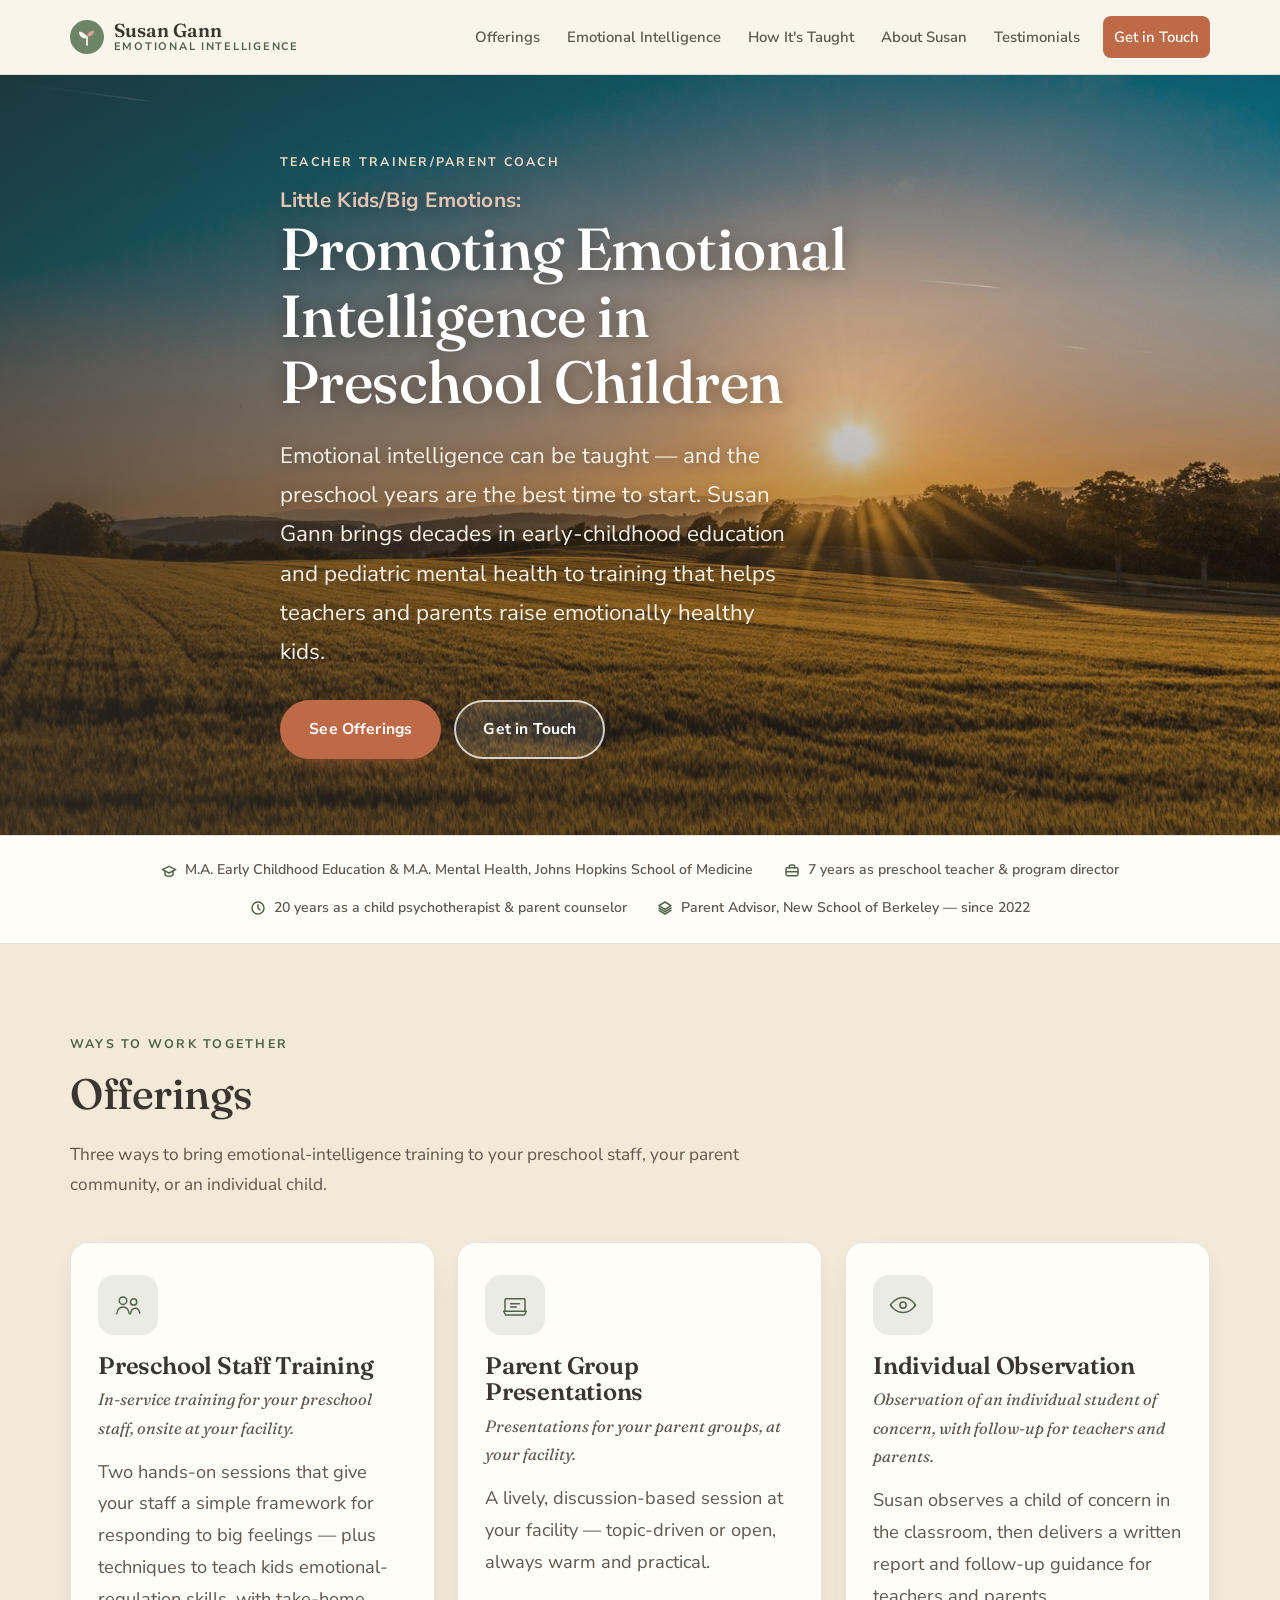
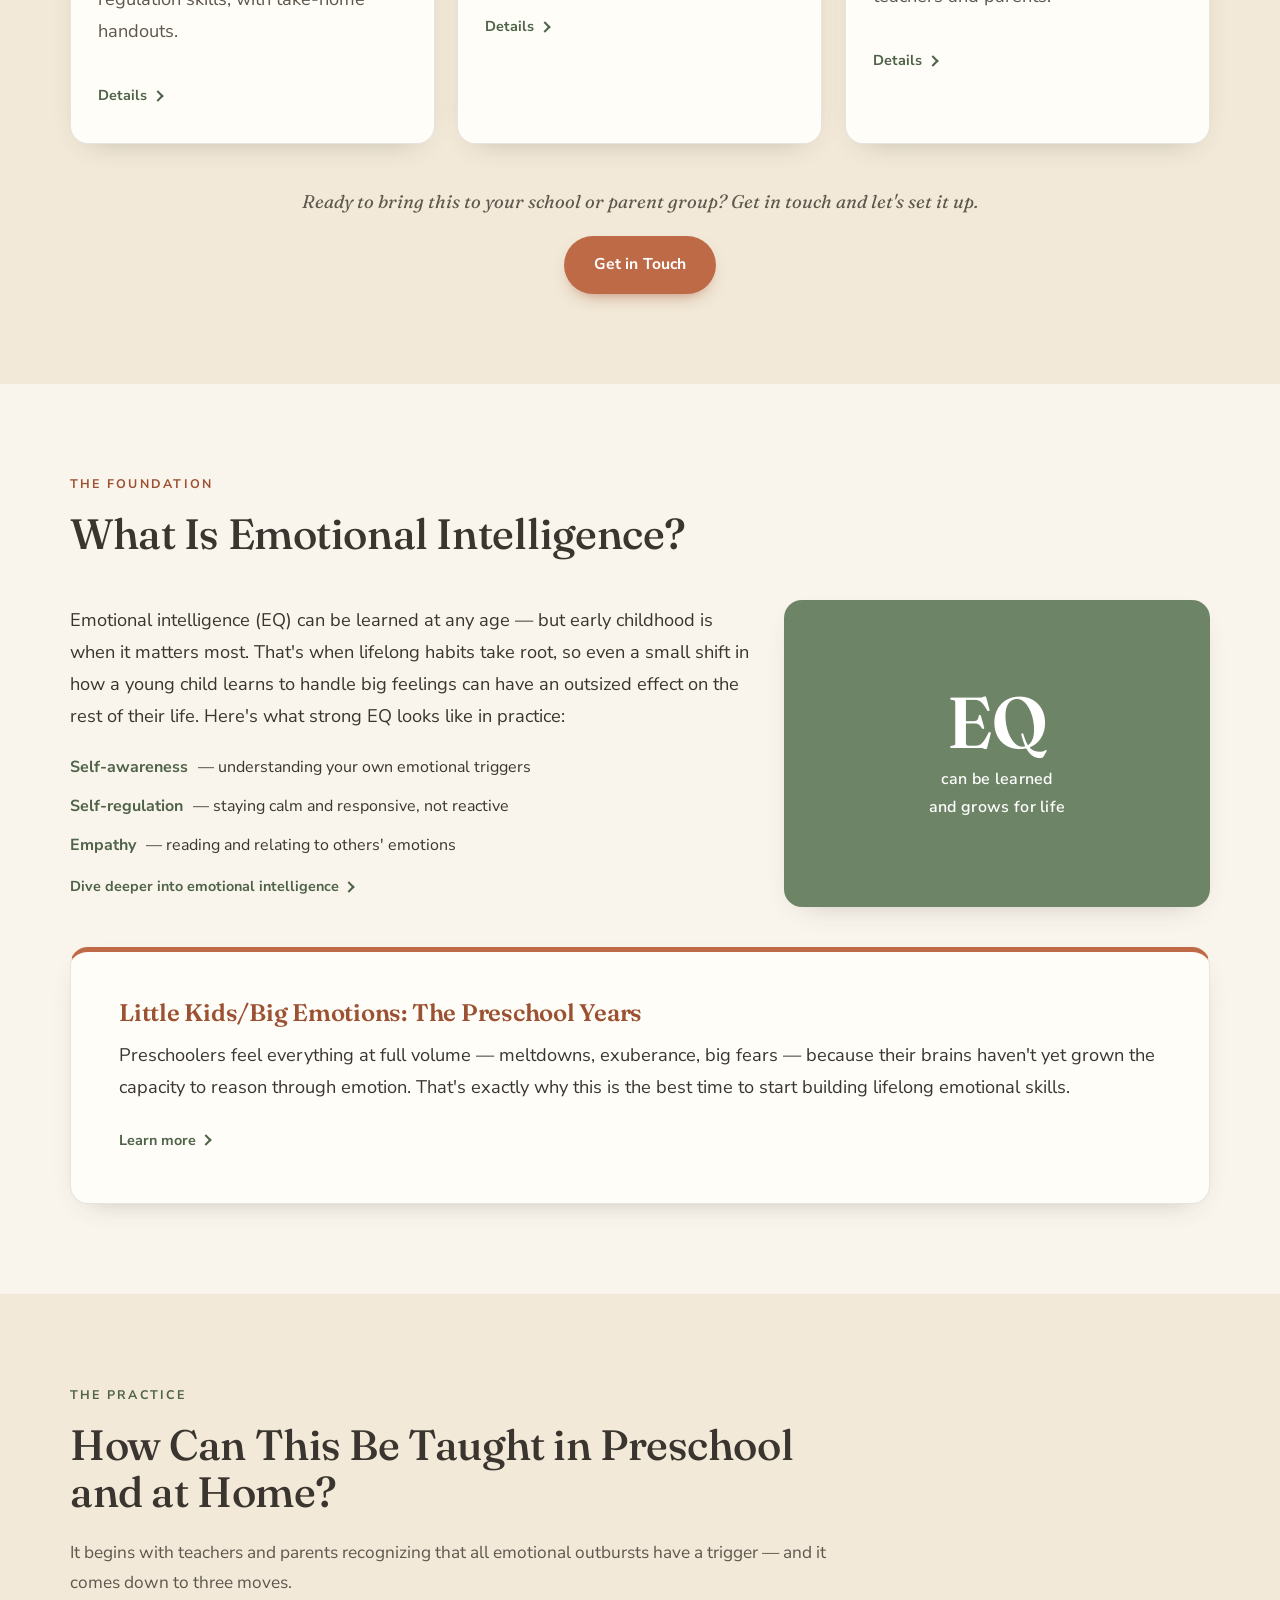
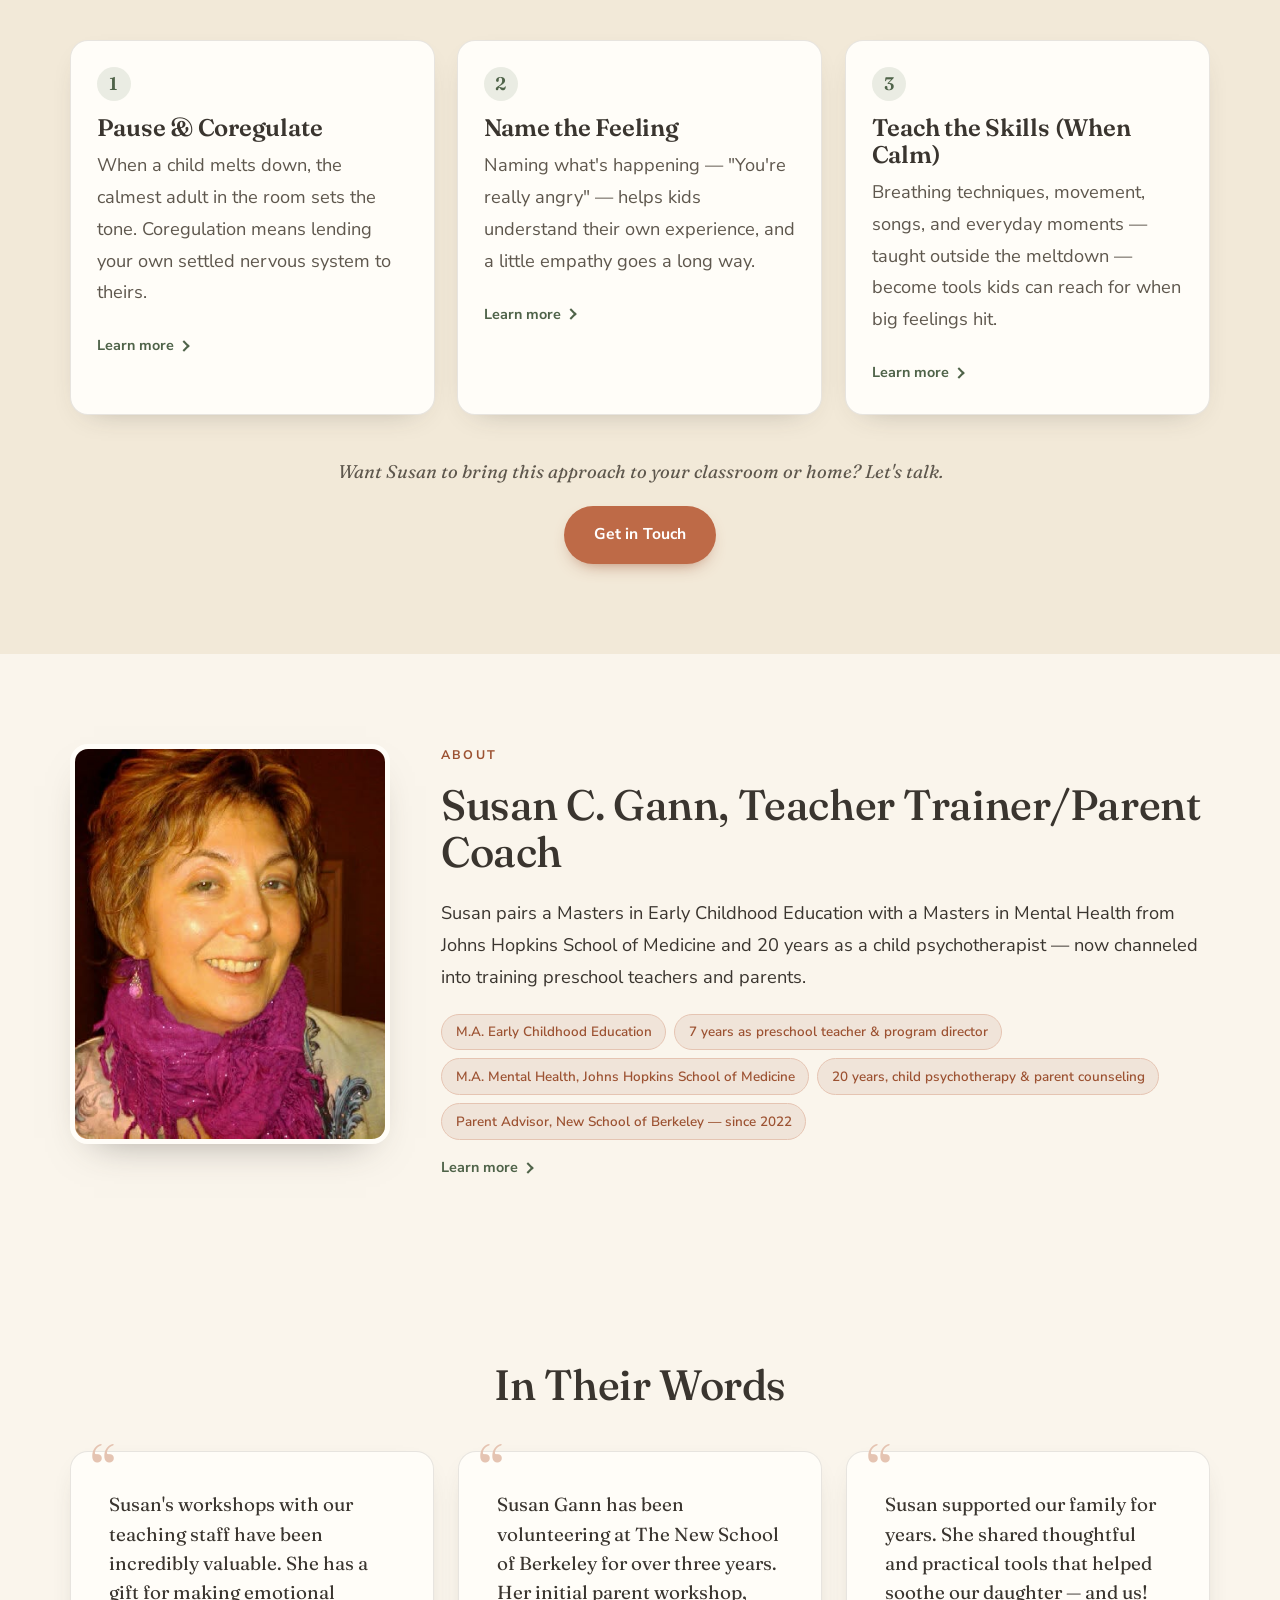
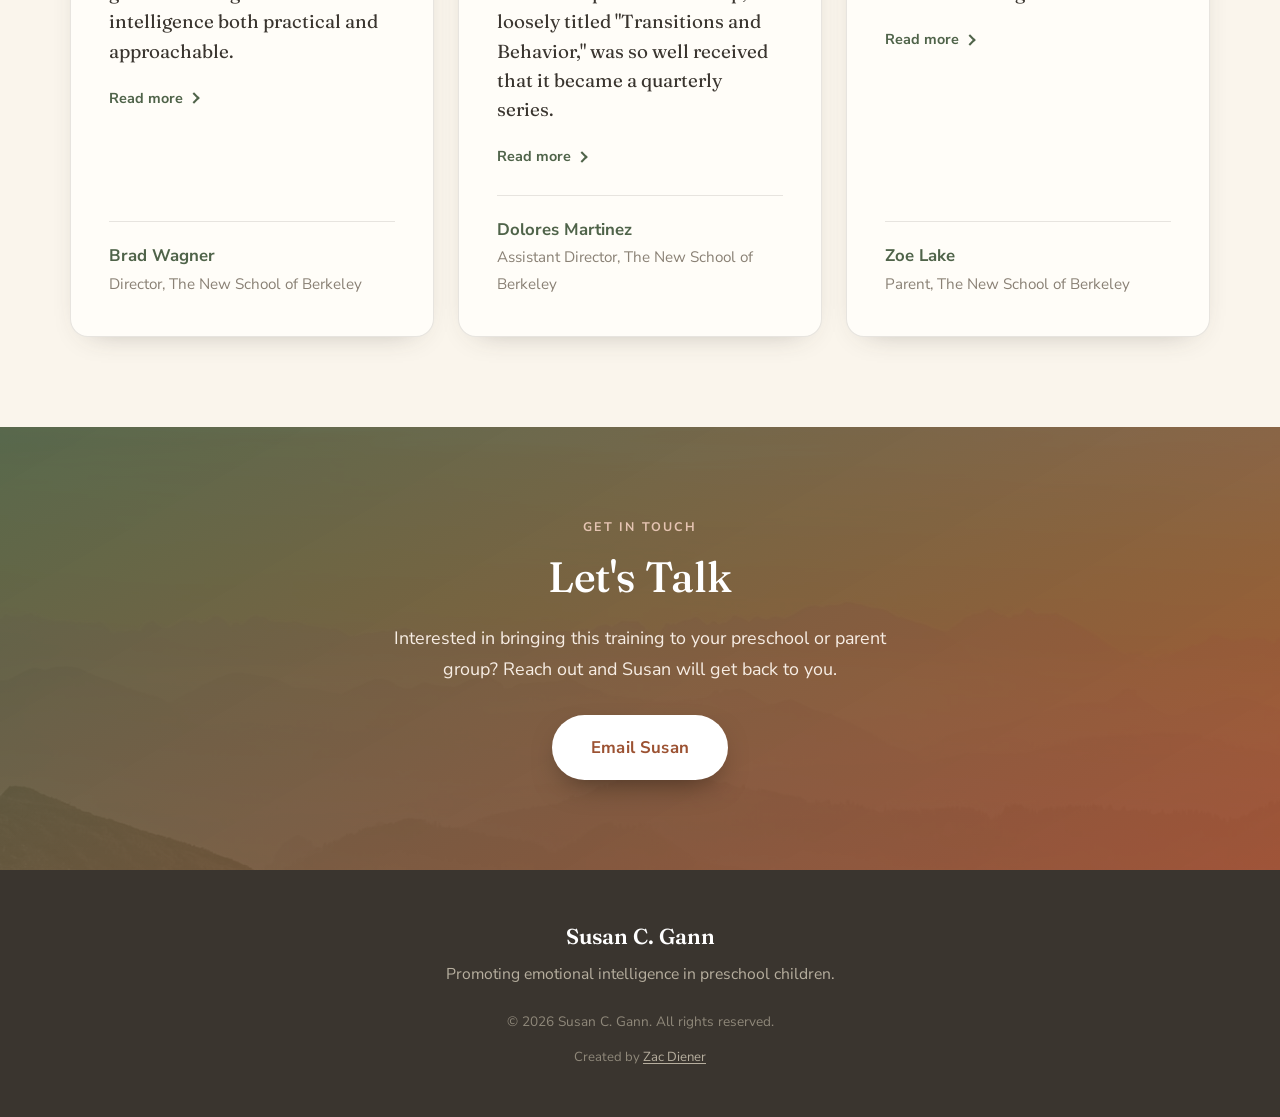
<file: index.html>
<!doctype html>
<html lang="en">
<head>
  <meta charset="utf-8">
  <!-- Mark that JS is available so reveal-animations only hide content when they can also un-hide it. -->
  <script>document.documentElement.classList.add('js');</script>
  <meta name="viewport" content="width=device-width, initial-scale=1">
  <title>Susan Gann — Little Kids/Big Emotions: Promoting Emotional Intelligence in Preschool Children</title>
  <meta name="description" content="In-service training for preschool teachers and consultation for parents on nurturing emotional intelligence in young children. Presented by Susan C. Gann, teacher trainer/parent coach.">
  <meta name="theme-color" content="#6E8467">

  <!-- Open Graph -->
  <meta property="og:type" content="website">
  <meta property="og:title" content="Little Kids/Big Emotions: Promoting Emotional Intelligence in Preschool Children">
  <meta property="og:description" content="In-service training for preschool teachers and consultation for parents, with Susan C. Gann — bridging early-childhood education and pediatric mental health.">
  <meta property="og:image" content="images/hero.jpg">
  <meta name="twitter:card" content="summary_large_image">

  <!-- Favicon -->
  <link rel="icon" type="image/svg+xml" href="images/favicon.svg">

  <!-- Fonts -->
  <link rel="preconnect" href="https://fonts.googleapis.com">
  <link rel="preconnect" href="https://fonts.gstatic.com" crossorigin>
  <link href="https://fonts.googleapis.com/css2?family=Fraunces:ital,opsz,wght@0,9..144,400;0,9..144,500;0,9..144,600;1,9..144,400&family=Nunito+Sans:wght@400;600;700&display=swap" rel="stylesheet">

  <link rel="stylesheet" href="styles.css">
</head>
<body>
  <a class="skip-link" href="#main">Skip to content</a>

  <!-- ===================== NAV ===================== -->
  <header class="site-header" id="top">
    <div class="nav-inner">
      <a class="brand" href="#top" aria-label="Susan Gann — home">
        <span class="brand-mark" aria-hidden="true">
          <svg viewBox="0 0 64 64" width="34" height="34" focusable="false">
            <circle cx="32" cy="32" r="32" fill="#6E8467"/>
            <path d="M32 47V31" fill="none" stroke="#FAF5EC" stroke-width="3.4" stroke-linecap="round"/>
            <path d="M32 35c-1-9-8-13-15-13 0 9 6 13 15 13Z" fill="#FAF5EC"/>
            <path d="M32 31c1-8 7-11 13-11 0 8-5 11-13 11Z" fill="#D9A18A"/>
          </svg>
        </span>
        <span class="brand-text">
          <strong>Susan Gann</strong>
          <em>Emotional Intelligence</em>
        </span>
      </a>

      <button class="nav-toggle" id="navToggle" aria-expanded="false" aria-controls="primaryNav">
        <span class="nav-toggle-bars" aria-hidden="true"><span></span><span></span><span></span></span>
        <span class="sr-only">Menu</span>
      </button>

      <nav class="primary-nav" id="primaryNav" aria-label="Primary">
        <ul>
          <li><a href="#offerings">Offerings</a></li>
          <li><a href="#ei">Emotional Intelligence</a></li>
          <li><a href="#how">How It's Taught</a></li>
          <li><a href="#about">About Susan</a></li>
          <li><a href="#testimonials">Testimonials</a></li>
          <li><a class="nav-cta" href="#contact">Get in Touch</a></li>
        </ul>
      </nav>
    </div>
  </header>

  <main id="main">

    <!-- ===================== HERO / HOME ===================== -->
    <section class="hero" id="home" aria-labelledby="hero-heading">
      <div class="hero-media" role="img" aria-label="A golden field of grasses glowing at sunset, hills in the distance"></div>
      <div class="hero-overlay"></div>
      <div class="hero-content reveal">
        <p class="eyebrow">Teacher Trainer/Parent Coach</p>
        <h1 id="hero-heading"><span class="hero-kicker">Little Kids/Big Emotions:</span> Promoting Emotional Intelligence in Preschool&nbsp;Children</h1>
        <p class="hero-lede">Emotional intelligence can be taught — and the preschool years are the best time to start. Susan Gann brings decades in early-childhood education and pediatric mental health to training that helps teachers and parents raise emotionally healthy kids.</p>
        <div class="hero-actions">
          <a class="btn btn-primary" href="#offerings">See Offerings</a>
          <a class="btn btn-hero-ghost" href="#contact">Get in Touch</a>
        </div>
      </div>
    </section>

    <!-- ===================== TRUST BAR ===================== -->
    <div class="trust-bar" aria-label="Susan's credentials at a glance">
      <div class="trust-bar-inner">
        <span class="trust-item">
          <svg width="16" height="16" viewBox="0 0 24 24" fill="none" stroke="currentColor" stroke-width="2.2" stroke-linecap="round" stroke-linejoin="round" aria-hidden="true"><path d="M22 10 12 5 2 10l10 5 10-5Z"/><path d="M6 12v5c0 1.7 2.7 3 6 3s6-1.3 6-3v-5"/></svg>
          M.A. Early Childhood Education &amp; M.A. Mental Health, Johns Hopkins School of Medicine
        </span>
        <span class="trust-item">
          <svg width="16" height="16" viewBox="0 0 24 24" fill="none" stroke="currentColor" stroke-width="2.2" stroke-linecap="round" stroke-linejoin="round" aria-hidden="true"><rect x="3" y="7" width="18" height="12" rx="2"/><path d="M8 7V5a2 2 0 0 1 2-2h4a2 2 0 0 1 2 2v2"/><path d="M3 13h18"/></svg>
          7 years as preschool teacher &amp; program director
        </span>
        <span class="trust-item">
          <svg width="16" height="16" viewBox="0 0 24 24" fill="none" stroke="currentColor" stroke-width="2.2" stroke-linecap="round" stroke-linejoin="round" aria-hidden="true"><circle cx="12" cy="12" r="9"/><path d="M12 7v5l3 3"/></svg>
          20 years as a child psychotherapist &amp; parent counselor
        </span>
        <span class="trust-item">
          <svg width="16" height="16" viewBox="0 0 24 24" fill="none" stroke="currentColor" stroke-width="2.2" stroke-linecap="round" stroke-linejoin="round" aria-hidden="true"><path d="M12 3 3 8.5 12 14l9-5.5L12 3Z"/><path d="M3 15.5 12 21l9-5.5M3 12l9 5.5 9-5.5"/></svg>
          Parent Advisor, New School of Berkeley — since 2022
        </span>
      </div>
    </div>

    <!-- ===================== OFFERINGS ===================== -->
    <section class="section section-tint" id="offerings" aria-labelledby="offerings-heading">
      <div class="wrap">
        <div class="section-head reveal">
          <p class="eyebrow eyebrow-sage">Ways to Work Together</p>
          <h2 id="offerings-heading">Offerings</h2>
          <p class="section-head-lede">Three ways to bring emotional-intelligence training to your preschool staff, your parent community, or an individual child.</p>
        </div>
        <div class="cards">
          <article class="card reveal">
            <span class="card-icon" aria-hidden="true">
              <svg viewBox="0 0 48 48" width="30" height="30" fill="none" stroke="currentColor" stroke-width="2.4" stroke-linecap="round" stroke-linejoin="round">
                <circle cx="16" cy="17" r="6"/><circle cx="33" cy="19" r="5"/>
                <path d="M6 38c1-7 5-11 10-11s9 4 10 11"/><path d="M28 38c1-6 4-9 8-9s6 3 7 8"/>
              </svg>
            </span>
            <h3>Preschool Staff Training</h3>
            <p class="card-sub">In-service training for your preschool staff, onsite at your facility.</p>
            <p>Two hands-on sessions that give your staff a simple framework for responding to big feelings — plus techniques to teach kids emotional-regulation skills, with take-home handouts.</p>
            <details class="expand">
              <summary class="expand-summary">
                <span class="expand-label-closed">Details</span>
                <span class="expand-label-open">Hide details</span>
                <span class="expand-chevron" aria-hidden="true"></span>
              </summary>
              <div class="expand-content">
                <p>Teaching is great fun for Susan, who believes it should be fun for participants too. Her workshops are structured but casual, with lots of group discussion and break-out sessions to facilitate further conversations. She likes to do teacher training as two sessions, ideally 1½ hours each and scheduled somewhat close together. The first session focuses on issues related to emotional intelligence and a simple formula for how adults can respond when kids are upset or angry. The follow-up training then focuses on techniques adults can use to teach children emotional-regulation skills. Handouts are provided to support this learning going forward.</p>
              </div>
            </details>
          </article>
          <article class="card reveal">
            <span class="card-icon" aria-hidden="true">
              <svg viewBox="0 0 48 48" width="30" height="30" fill="none" stroke="currentColor" stroke-width="2.4" stroke-linecap="round" stroke-linejoin="round">
                <path d="M8 34V16a2 2 0 0 1 2-2h28a2 2 0 0 1 2 2v18"/>
                <path d="M6 34h36l-3 6H9l-3-6Z"/><path d="M17 22h14M17 27h9"/>
              </svg>
            </span>
            <h3>Parent Group Presentations</h3>
            <p class="card-sub">Presentations for your parent groups, at your facility.</p>
            <p>A lively, discussion-based session at your facility — topic-driven or open, always warm and practical.</p>
            <details class="expand">
              <summary class="expand-summary">
                <span class="expand-label-closed">Details</span>
                <span class="expand-label-open">Hide details</span>
                <span class="expand-chevron" aria-hidden="true"></span>
              </summary>
              <div class="expand-content">
                <p>These parent group discussions can be topic-driven or open-ended. Open-ended discussions begin with Susan asking parents, "What would you like help with?", "Who else is dealing with this?" and "How do you handle it?", followed by her own thoughts and suggestions. The result is invariably a lively conversation with parents chiming in freely. These sessions have been described as fun and helpful.</p>
              </div>
            </details>
          </article>
          <article class="card reveal">
            <span class="card-icon" aria-hidden="true">
              <svg viewBox="0 0 48 48" width="30" height="30" fill="none" stroke="currentColor" stroke-width="2.4" stroke-linecap="round" stroke-linejoin="round">
                <path d="M4 24s7-12 20-12 20 12 20 12-7 12-20 12S4 24 4 24Z"/><circle cx="24" cy="24" r="5"/>
              </svg>
            </span>
            <h3>Individual Observation</h3>
            <p class="card-sub">Observation of an individual student of concern, with follow-up for teachers and parents.</p>
            <p>Susan observes a child of concern in the classroom, then delivers a written report and follow-up guidance for teachers and parents.</p>
            <details class="expand">
              <summary class="expand-summary">
                <span class="expand-label-closed">Details</span>
                <span class="expand-label-open">Hide details</span>
                <span class="expand-chevron" aria-hidden="true"></span>
              </summary>
              <div class="expand-content">
                <p>It is not unusual for preschool teachers to find one or more children in their class whose behavior is worrisome or perplexing. Upon request, Susan can arrange a convenient time to come to your classroom to observe a child. This is best done with at least a two-hour session in both morning and afternoon. She then generates a report to be shared with teachers and parents describing those observations and offering recommendations as appropriate. Follow-up meetings with the child's teachers and also with the parents, when appropriate, have proven very helpful.</p>
              </div>
            </details>
          </article>
        </div>
        <div class="offerings-cta reveal">
          <p>Ready to bring this to your school or parent group? Get in touch and let's set it up.</p>
          <a class="btn btn-primary" href="#contact">Get in Touch</a>
        </div>
      </div>
    </section>

    <!-- ===================== WHAT IS EI ===================== -->
    <section class="section" id="ei" aria-labelledby="ei-heading">
      <div class="wrap">
        <div class="section-head reveal">
          <p class="eyebrow eyebrow-clay">The Foundation</p>
          <h2 id="ei-heading">What Is Emotional Intelligence?</h2>
        </div>
        <div class="ei-grid">
          <div class="prose reveal">
            <p>Emotional intelligence (EQ) can be learned at any age — but early childhood is when it matters most. That's when lifelong habits take root, so even a small shift in how a young child learns to handle big feelings can have an outsized effect on the rest of their life. Here's what strong EQ looks like in practice:</p>
            <ul class="eq-signs">
              <li><strong>Self-awareness</strong> — understanding your own emotional triggers</li>
              <li><strong>Self-regulation</strong> — staying calm and responsive, not reactive</li>
              <li><strong>Empathy</strong> — reading and relating to others' emotions</li>
            </ul>
            <details class="expand">
              <summary class="expand-summary">
                <span class="expand-label-closed">Dive deeper into emotional intelligence</span>
                <span class="expand-label-open">Show less</span>
                <span class="expand-chevron" aria-hidden="true"></span>
              </summary>
              <div class="expand-content">
                <p>Emotional intelligence is the ability to correctly identify and understand one's own emotions and the emotions of others, then manage those feelings in a highly effective and adaptive manner. Unlike intellectual capacity (IQ), which is fixed at birth, emotional intelligence (EQ) can be learned and continue to develop throughout life. Numerous studies have shown that good emotional intelligence is the highest predictor of life satisfaction and adult wellbeing, exceeding even the satisfaction of career or relationship success.</p>
                <p>The healthy management of feelings involves a number of skills that, collectively, are referred to as emotional self-regulation. It begins with high levels of self-awareness, recognizing how emotions drive thoughts and behavior in ourselves and others, and how emotions impact the state of our nervous systems. People with good emotional intelligence know how to sort out what's going on and calm themselves when emotionally triggered, making them less reactive. They recognize the impact of their emotions on other people. They have empathy for others and the ability to understand someone else's perspective. All this leads to good social skills and interpersonal relationships that are largely gratifying. These folks are good at conflict management, stress tolerance and stress reduction. They are open to others rather than defensive. They are adaptable, resilient and self-motivated. They have good self-esteem and their overall outlook is optimistic.</p>
              </div>
            </details>
          </div>
          <aside class="pull-stat reveal" aria-hidden="true">
            <span class="pull-stat-big">EQ</span>
            <span class="pull-stat-small">can be learned<br>and grows for life</span>
          </aside>
        </div>

        <div class="callout-card reveal">
          <h3>Little Kids/Big Emotions: The Preschool Years</h3>
          <p>Preschoolers feel everything at full volume — meltdowns, exuberance, big fears — because their brains haven't yet grown the capacity to reason through emotion. That's exactly why this is the best time to start building lifelong emotional skills.</p>
          <details class="expand">
            <summary class="expand-summary">
              <span class="expand-label-closed">Learn more</span>
              <span class="expand-label-open">Show less</span>
              <span class="expand-chevron" aria-hidden="true"></span>
            </summary>
            <div class="expand-content">
              <p>Preschool years are dominated by big feelings: tantrums, tears, exuberance, seemingly unreasonable fears, freezing, the joy of mastery and more. Little kids often feel swamped by all this because their developing brains haven't yet grown the capacity for reasoning. They experience their emotions as powerful body sensations and act them out through behavior, yielding the meltdowns that are so frequent in this age group.</p>
              <p>They need our help to manage their emotional fluctuations. Starting this guidance in preschool avoids the pitfalls of grade school, where emotional imbalances are viewed as behavior problems to be corrected. Let's help our children manage their emotional lives before that can happen. Together, we can build a generation of children with good mental health and self-esteem.</p>
            </div>
          </details>
        </div>
      </div>
    </section>

    <!-- ===================== HOW IT'S TAUGHT ===================== -->
    <section class="section section-tint" id="how" aria-labelledby="how-heading">
      <div class="wrap">
        <div class="section-head reveal">
          <p class="eyebrow eyebrow-sage">The Practice</p>
          <h2 id="how-heading">How Can This Be Taught in Preschool and at Home?</h2>
          <p class="section-head-lede">It begins with teachers and parents recognizing that all emotional outbursts have a trigger — and it comes down to three moves.</p>
        </div>

        <div class="steps">
          <div class="step-card reveal">
            <span class="step-num">1</span>
            <h3>Pause &amp; Coregulate</h3>
            <p>When a child melts down, the calmest adult in the room sets the tone. Coregulation means lending your own settled nervous system to theirs.</p>
            <details class="expand">
              <summary class="expand-summary">
                <span class="expand-label-closed">Learn more</span>
                <span class="expand-label-open">Show less</span>
                <span class="expand-chevron" aria-hidden="true"></span>
              </summary>
              <div class="expand-content">
                <p>"Bad" behavior in kids is almost never because a child wants to create a problem, but rather because they don't know how else to manage. The supervising adult needs to mentally pause in response to this behavior and ask themselves what has prompted it — the first step in helping kids manage overwhelming emotions.</p>
                <p>Coregulation is the act of the adult essentially lending their sense of calm to the child. It occurs when the adult lets go of their own reactivity and connects with the child from a place of calm neutrality and respect. It can look as simple and passive as just sitting near a tantruming child, maintaining one's own peaceful composure until that calm rubs off on the child.</p>
              </div>
            </details>
          </div>
          <div class="step-card reveal">
            <span class="step-num">2</span>
            <h3>Name the Feeling</h3>
            <p>Naming what's happening — "You're really angry" — helps kids understand their own experience, and a little empathy goes a long way.</p>
            <details class="expand">
              <summary class="expand-summary">
                <span class="expand-label-closed">Learn more</span>
                <span class="expand-label-open">Show less</span>
                <span class="expand-chevron" aria-hidden="true"></span>
              </summary>
              <div class="expand-content">
                <p>Naming the emotion helps the child begin to understand what's going on when they're melting down. Statements like "You're really angry" or "That was scary" are validating and supportive and help an out-of-control child begin to shift.</p>
                <p>After naming the feeling, expressions of empathy help enormously. This can sound like "I know that's hard. I get angry sometimes too." Children assume their experiences and feelings are unique to them. It is incredibly reassuring for them to hear that others share similar emotional experiences and can manage them without overwhelm. This is where emotional self-regulation — the key to emotional intelligence — begins.</p>
              </div>
            </details>
          </div>
          <div class="step-card reveal">
            <span class="step-num">3</span>
            <h3>Teach the Skills (When Calm)</h3>
            <p>Breathing techniques, movement, songs, and everyday moments — taught outside the meltdown — become tools kids can reach for when big feelings hit.</p>
            <details class="expand">
              <summary class="expand-summary">
                <span class="expand-label-closed">Learn more</span>
                <span class="expand-label-open">Show less</span>
                <span class="expand-chevron" aria-hidden="true"></span>
              </summary>
              <div class="expand-content">
                <p>There are many practical tools children can be taught to deal with big emotions. However, such teaching can only happen when calm is restored because a child having an emotional meltdown is a child whose immature brain has been hijacked by overwhelming sensations. A child in that state is incapable of reasoning or learning new skills. This is why teachers and parents need to consciously teach emotional management skills as a regular part of a child's day. Practicing those skills when calm gives kids tools to employ when big feelings hit.</p>
                <p>Emotionally intelligent people have a wide variety of tools they employ to manage overwhelming emotions, many of which can be taught to young children. These include numerous techniques for focusing on and directing the breath, the release of excess physical energy brought on by excess/difficult emotions, singing and humming, specific physical movements to restore a sense of agency, and others. Recognizing the emotional cues of those around us builds on these skills by instilling empathy.</p>
                <p>Preschool teachers and parents promote emotional intelligence in young children by incorporating such teaching in their daily interactions with kids. Sometimes it happens as a game; sometimes it happens through casual comments and observations; sometimes it happens by reflecting on the emotional experiences of characters in the books we read to them. Teachers and parents who consciously employ this approach lay vital groundwork for the lifelong well-being of children in their care.</p>
              </div>
            </details>
          </div>
        </div>

        <div class="offerings-cta reveal">
          <p>Want Susan to bring this approach to your classroom or home? Let's talk.</p>
          <a class="btn btn-primary" href="#contact">Get in Touch</a>
        </div>
      </div>
    </section>

    <!-- ===================== ABOUT SUSAN ===================== -->
    <section class="section" id="about" aria-labelledby="about-heading">
      <div class="wrap about-grid">
        <div class="about-media reveal">
          <img class="portrait" src="images/susan-headshot.jpg" width="604" height="453" loading="lazy" decoding="async"
               alt="Susan Gann, teacher trainer and parent coach">
        </div>
        <div class="about-text reveal">
          <p class="eyebrow eyebrow-clay">About</p>
          <h2 id="about-heading">Susan C. Gann, Teacher Trainer/Parent Coach</h2>
          <p>Susan pairs a Masters in Early Childhood Education with a Masters in Mental Health from Johns Hopkins School of Medicine and 20 years as a child psychotherapist — now channeled into training preschool teachers and parents.</p>
          <ul class="credentials">
            <li>M.A. Early Childhood Education</li>
            <li>7 years as preschool teacher &amp; program director</li>
            <li>M.A. Mental Health, Johns Hopkins School of Medicine</li>
            <li>20 years, child psychotherapy &amp; parent counseling</li>
            <li>Parent Advisor, New School of Berkeley — since 2022</li>
          </ul>
          <details class="expand">
            <summary class="expand-summary">
              <span class="expand-label-closed">Learn more</span>
              <span class="expand-label-open">Show less</span>
              <span class="expand-chevron" aria-hidden="true"></span>
            </summary>
            <div class="expand-content">
              <p>Susan is passionate about building emotional intelligence in young children, having spent much of her adult life in that pursuit. She began her professional career with a Masters in Early Childhood Education, working as a preschool teacher and program director for 7 years. She then returned to graduate school, obtaining a Masters of Mental Health from the Johns Hopkins School of Medicine. Utilizing this combined training, she worked as a child psychotherapist and parent counselor for 20 years before moving to California. Susan's focus then shifted to teaching with parents and babies and the application of energy medicine for physical and emotional healing. Devotion to the healing arts brought her back to her foundation: working with children and parents to build positive mental health. Along the way, this journey has taught her the importance of emotional intelligence as her own has flourished.</p>
              <p>Since 2022, Susan has served as Parent Advisor to the New School of Berkeley, a respected and well-established preschool in the San Francisco East Bay area. She also sits on New School's Board of Directors and has provided emotional intelligence in-service training to New School staff. She is available to provide similar training to parents and other preschools in the community.</p>
            </div>
          </details>
        </div>
      </div>
    </section>

    <!-- ===================== TESTIMONIALS ===================== -->
    <section class="section" id="testimonials" aria-labelledby="testimonials-heading">
      <div class="wrap">
        <h2 id="testimonials-heading" class="visually-centered reveal">In Their Words</h2>
        <div class="quotes-grid">
          <figure class="quote reveal">
            <span class="quote-mark" aria-hidden="true">&ldquo;</span>
            <blockquote>
              <p>Susan's workshops with our teaching staff have been incredibly valuable. She has a gift for making emotional intelligence both practical and approachable.</p>
              <details class="expand">
                <summary class="expand-summary">
                  <span class="expand-label-closed">Read more</span>
                  <span class="expand-label-open">Show less</span>
                  <span class="expand-chevron" aria-hidden="true"></span>
                </summary>
                <div class="expand-content">
                  <p>Her trainings are engaging and thoughtful, encourage meaningful reflection, are connected to the realities of the classroom, and give teachers strategies they can implement immediately. Susan has also provided insightful classroom observations and consultations that have helped us better support individual children and strengthen our teaching practices. I highly recommend her to any early childhood program looking for meaningful, high-quality professional development.</p>
                </div>
              </details>
            </blockquote>
            <figcaption>
              <span class="quote-name">Brad Wagner</span>
              <span class="quote-role">Director, The New School of Berkeley</span>
            </figcaption>
          </figure>
          <figure class="quote reveal">
            <span class="quote-mark" aria-hidden="true">&ldquo;</span>
            <blockquote>
              <p>Susan Gann has been volunteering at The New School of Berkeley for over three years. Her initial parent workshop, loosely titled "Transitions and Behavior," was so well received that it became a quarterly series.</p>
              <details class="expand">
                <summary class="expand-summary">
                  <span class="expand-label-closed">Read more</span>
                  <span class="expand-label-open">Show less</span>
                  <span class="expand-chevron" aria-hidden="true"></span>
                </summary>
                <div class="expand-content">
                  <p>These informal sessions have been a valuable guide for our parents to understand childhood behavioral issues more thoroughly, to get a better grasp of their child's emotional growth, and to work on strategies to handle these situations. Susan is always available to support parents by phone, email, and in person. Her passion for emotional intelligence in young children has resulted in interesting and informative workshops for preschool educators and parents. Her presentation at a recent professional development training was well received, resulting in lively discussions with our staff. I highly recommend Susan's workshops and trainings for your staff and community.</p>
                </div>
              </details>
            </blockquote>
            <figcaption>
              <span class="quote-name">Dolores Martinez</span>
              <span class="quote-role">Assistant Director, The New School of Berkeley</span>
            </figcaption>
          </figure>
          <figure class="quote reveal">
            <span class="quote-mark" aria-hidden="true">&ldquo;</span>
            <blockquote>
              <p>Susan supported our family for years. She shared thoughtful and practical tools that helped soothe our daughter — and us!</p>
              <details class="expand">
                <summary class="expand-summary">
                  <span class="expand-label-closed">Read more</span>
                  <span class="expand-label-open">Show less</span>
                  <span class="expand-chevron" aria-hidden="true"></span>
                </summary>
                <div class="expand-content">
                  <p>We recommend her guidance to any other caregiver looking for support that is curious, informed and kind. Her insights, ideas and activities made tricky transitions easier and took the pressure off us to be the experts.</p>
                </div>
              </details>
            </blockquote>
            <figcaption>
              <span class="quote-name">Zoe Lake</span>
              <span class="quote-role">Parent, The New School of Berkeley</span>
            </figcaption>
          </figure>
        </div>
      </div>
    </section>

    <!-- ===================== CONTACT ===================== -->
    <section class="section contact" id="contact" aria-labelledby="contact-heading">
      <div class="contact-inner wrap narrow reveal">
        <p class="eyebrow eyebrow-oncolor">Get in Touch</p>
        <h2 id="contact-heading">Let's Talk</h2>
        <p class="contact-lede">Interested in bringing this training to your preschool or parent group? Reach out and Susan will get back to you.</p>
        <!-- Email address is assembled at runtime in script.js — no plain-text address in this source. -->
        <a class="btn btn-primary btn-lg" id="emailBtn" href="#" data-subject="Website Inquiry">Email Susan</a>
        <p class="contact-fallback" id="emailFallback" hidden>Having trouble? Please enable JavaScript to reveal Susan's email address.</p>
      </div>
    </section>

  </main>

  <!-- ===================== FOOTER ===================== -->
  <footer class="site-footer">
    <div class="wrap footer-inner">
      <p class="footer-brand">Susan C. Gann</p>
      <p class="footer-tag">Promoting emotional intelligence in preschool children.</p>
      <p class="footer-copy">&copy; <span id="year">2026</span> Susan C. Gann. All rights reserved.</p>
      <p class="footer-credit">Created by <a href="https://zacrobat.com" target="_blank" rel="noopener">Zac Diener</a></p>
    </div>
  </footer>

  <script src="script.js"></script>
</body>
</html>
</file>
<file: styles.css>
/* =========================================================
   Susan Gann — Emotional Intelligence
   Warm, earthy, calm. Vanilla CSS. Mobile-first.
   ========================================================= */

:root {
  /* Palette */
  --cream:       #FAF5EC;
  --cream-deep:  #F2E9D8;
  --card:        #FFFDF8;
  --sage:        #6E8467;
  --sage-dark:   #4F6349;
  --sage-light:  #A9BB9E;
  --clay:        #BE6A47;
  --clay-dark:   #9C5232;
  --clay-soft:   #E5C4B2;
  --ink:         #3A352F;
  --ink-soft:    #5E574D;
  --ink-faint:   #8A8175;
  --line:        rgba(58, 53, 47, .12);
  --line-strong: rgba(58, 53, 47, .2);

  /* Type */
  --serif: "Fraunces", Georgia, "Times New Roman", serif;
  --sans:  "Nunito Sans", -apple-system, BlinkMacSystemFont, "Segoe UI", Roboto, sans-serif;

  /* Layout */
  --wrap: 1140px;
  --wrap-narrow: 760px;
  --radius: 18px;
  --radius-sm: 12px;
  --shadow: 0 18px 40px -24px rgba(58, 53, 47, .5);
  --shadow-soft: 0 10px 30px -20px rgba(58, 53, 47, .45);
  --header-h: 74px;

  --ease: cubic-bezier(.22, .61, .36, 1);
}

/* ---------- Reset-ish ---------- */
*, *::before, *::after { box-sizing: border-box; }
html { scroll-behavior: smooth; -webkit-text-size-adjust: 100%; }
body {
  margin: 0;
  font-family: var(--sans);
  font-size: clamp(1.02rem, 0.98rem + 0.2vw, 1.15rem);
  line-height: 1.75;
  color: var(--ink);
  background: var(--cream);
  -webkit-font-smoothing: antialiased;
  text-rendering: optimizeLegibility;
  overflow-x: hidden;
}
img { max-width: 100%; height: auto; display: block; }

h1, h2, h3 {
  font-family: var(--serif);
  font-weight: 500;
  line-height: 1.12;
  color: var(--ink);
  letter-spacing: -0.01em;
  margin: 0 0 .5em;
}
h1 { font-size: clamp(2.1rem, 1.5rem + 3.1vw, 3.7rem); font-weight: 500; }
h2 { font-size: clamp(1.7rem, 1.3rem + 1.9vw, 2.65rem); }
h3 { font-size: clamp(1.22rem, 1.1rem + 0.6vw, 1.5rem); font-weight: 600; }
p  { margin: 0 0 1.1em; }
a  { color: var(--clay-dark); }

/* ---------- Utilities ---------- */
.wrap { width: min(100% - 2.5rem, var(--wrap)); margin-inline: auto; }
.narrow { max-width: var(--wrap-narrow); }
.sr-only, .visually-centered .sr-only { position: absolute; width: 1px; height: 1px; padding: 0; margin: -1px; overflow: hidden; clip: rect(0 0 0 0); white-space: nowrap; border: 0; }

.skip-link {
  position: absolute; left: 12px; top: -60px; z-index: 200;
  background: var(--sage-dark); color: #fff; padding: .6rem 1rem;
  border-radius: 0 0 8px 8px; text-decoration: none; transition: top .2s var(--ease);
}
.skip-link:focus { top: 0; }

.eyebrow {
  font-family: var(--sans);
  text-transform: uppercase;
  letter-spacing: .18em;
  font-size: .78rem;
  font-weight: 700;
  color: var(--clay-dark);
  margin: 0 0 1rem;
}
.eyebrow-sage { color: var(--sage-dark); }
.eyebrow-clay { color: var(--clay-dark); }
.eyebrow-oncolor { color: var(--clay-soft); }

/* ---------- Buttons ---------- */
.btn {
  --btn-bg: var(--sage-dark);
  --btn-fg: #fff;
  display: inline-block;
  font-family: var(--sans);
  font-weight: 700;
  font-size: .98rem;
  letter-spacing: .01em;
  padding: .85rem 1.7rem;
  border-radius: 100px;
  text-decoration: none;
  cursor: pointer;
  border: 2px solid transparent;
  background: var(--btn-bg);
  color: var(--btn-fg);
  transition: transform .25s var(--ease), box-shadow .25s var(--ease), background .25s var(--ease);
  box-shadow: 0 8px 18px -10px rgba(79, 99, 73, .8);
}
.btn:hover, .btn:focus-visible { transform: translateY(-2px); box-shadow: 0 14px 26px -12px rgba(79, 99, 73, .9); }
.btn-primary { --btn-bg: var(--clay); box-shadow: 0 8px 18px -10px rgba(158, 82, 50, .85); }
.btn-primary:hover, .btn-primary:focus-visible { --btn-bg: var(--clay-dark); box-shadow: 0 14px 28px -12px rgba(158, 82, 50, .95); }
.btn-lg { padding: 1rem 2.3rem; font-size: 1.05rem; }
.btn-outline {
  background: transparent; color: var(--sage-dark);
  border-color: var(--sage); box-shadow: none;
}
.btn-outline:hover, .btn-outline:focus-visible { background: var(--sage); color: #fff; box-shadow: var(--shadow-soft); }

:focus-visible { outline: 3px solid var(--clay); outline-offset: 3px; border-radius: 4px; }

/* =========================================================
   HEADER / NAV
   ========================================================= */
.site-header {
  position: sticky; top: 0; z-index: 100;
  background: rgba(250, 245, 236, .85);
  backdrop-filter: saturate(140%) blur(10px);
  -webkit-backdrop-filter: saturate(140%) blur(10px);
  border-bottom: 1px solid var(--line);
}
.nav-inner {
  width: min(100% - 2.5rem, var(--wrap));
  margin-inline: auto;
  min-height: var(--header-h);
  display: flex; align-items: center; justify-content: space-between; gap: 1rem;
}
.brand { display: inline-flex; align-items: center; gap: .6rem; text-decoration: none; color: var(--ink); }
.brand-mark { display: inline-flex; }
.brand-text { display: flex; flex-direction: column; line-height: 1.05; }
.brand-text strong { font-family: var(--serif); font-weight: 600; font-size: 1.18rem; }
.brand-text em { font-style: normal; font-size: .68rem; letter-spacing: .16em; text-transform: uppercase; color: var(--sage-dark); font-weight: 700; }

.primary-nav ul { list-style: none; display: flex; align-items: center; gap: .3rem; margin: 0; padding: 0; }
.primary-nav a {
  display: inline-block; text-decoration: none; color: var(--ink-soft);
  font-weight: 600; font-size: .93rem; padding: .5rem .7rem; border-radius: 8px;
  transition: color .2s var(--ease), background .2s var(--ease);
}
.primary-nav a:hover, .primary-nav a:focus-visible, .primary-nav a.is-active { color: var(--sage-dark); background: rgba(110, 132, 103, .12); }
.primary-nav a.nav-cta {
  background: var(--clay); color: #fff; margin-left: .4rem;
}
.primary-nav a.nav-cta:hover, .primary-nav a.nav-cta:focus-visible { background: var(--clay-dark); color: #fff; }

.nav-toggle {
  display: none; align-items: center; justify-content: center;
  width: 46px; height: 46px; border: 1px solid var(--line-strong); border-radius: 12px;
  background: var(--card); cursor: pointer;
}
.nav-toggle-bars { position: relative; width: 22px; height: 15px; }
.nav-toggle-bars span {
  position: absolute; left: 0; width: 100%; height: 2.4px; border-radius: 2px;
  background: var(--ink); transition: transform .3s var(--ease), opacity .2s var(--ease), top .3s var(--ease);
}
.nav-toggle-bars span:nth-child(1) { top: 0; }
.nav-toggle-bars span:nth-child(2) { top: 6.3px; }
.nav-toggle-bars span:nth-child(3) { top: 12.6px; }
.nav-toggle[aria-expanded="true"] .nav-toggle-bars span:nth-child(1) { top: 6.3px; transform: rotate(45deg); }
.nav-toggle[aria-expanded="true"] .nav-toggle-bars span:nth-child(2) { opacity: 0; }
.nav-toggle[aria-expanded="true"] .nav-toggle-bars span:nth-child(3) { top: 6.3px; transform: rotate(-45deg); }

@media (max-width: 900px) {
  .nav-toggle { display: inline-flex; }
  .primary-nav {
    position: absolute; left: 0; right: 0; top: var(--header-h);
    background: var(--cream); border-bottom: 1px solid var(--line);
    box-shadow: var(--shadow-soft);
    max-height: 0; overflow: hidden; transition: max-height .35s var(--ease);
  }
  .primary-nav.open { max-height: 70vh; }
  .primary-nav ul { flex-direction: column; align-items: stretch; gap: 0; padding: .5rem 1.25rem 1.25rem; }
  .primary-nav a { padding: .85rem .5rem; border-radius: 10px; font-size: 1.02rem; border-bottom: 1px solid var(--line); }
  .primary-nav li:last-child a { border-bottom: 0; }
  .primary-nav a.nav-cta { margin: .6rem 0 0; text-align: center; }
}

/* =========================================================
   HERO
   ========================================================= */
.hero {
  position: relative;
  min-height: min(88vh, 760px);
  display: flex; align-items: center;
  padding: clamp(3rem, 8vh, 7rem) 0;
  overflow: hidden;
}
.hero-media {
  position: absolute; inset: 0;
  background: url("images/hero.jpg") center 40% / cover no-repeat;
  transform: scale(1.04);
}
.hero-overlay {
  position: absolute; inset: 0;
  background:
    linear-gradient(180deg, rgba(40,34,28,.28) 0%, rgba(40,34,28,.10) 30%, rgba(58,53,47,.42) 100%),
    linear-gradient(90deg, rgba(45,38,30,.55) 0%, rgba(45,38,30,.12) 60%, rgba(45,38,30,0) 100%);
}
.hero-content {
  position: relative;
  width: min(100% - 2.5rem, var(--wrap));
  margin-inline: auto;
  max-width: 720px;
  color: #fff;
}
.hero .eyebrow { color: #F1D9C6; }
.hero h1 { color: #fff; text-shadow: 0 2px 18px rgba(30,24,18,.4); margin-bottom: .35em; }
.hero-kicker {
  display: block; font-family: var(--sans); font-weight: 700;
  font-size: clamp(1rem, .85rem + 0.6vw, 1.3rem); letter-spacing: .01em;
  color: var(--clay-soft); margin-bottom: .2em;
}
.hero-lede {
  font-size: clamp(1.1rem, 1rem + 0.5vw, 1.4rem);
  color: #F7F1E7; max-width: 40ch; margin-bottom: 1.8rem;
  text-shadow: 0 1px 12px rgba(30,24,18,.4);
}
.hero-actions { display: flex; flex-wrap: wrap; gap: .8rem; }
.btn-hero-ghost {
  background: rgba(255, 255, 255, .1); color: #fff;
  border-color: rgba(255, 255, 255, .75);
  -webkit-backdrop-filter: blur(2px); backdrop-filter: blur(2px);
  box-shadow: none;
}
.btn-hero-ghost:hover, .btn-hero-ghost:focus-visible { background: #fff; color: var(--sage-dark); border-color: #fff; }

/* =========================================================
   SECTIONS
   ========================================================= */
.section { padding: clamp(3.5rem, 7vw, 6.5rem) 0; scroll-margin-top: calc(var(--header-h) + 8px); }
.section-tint { background: var(--cream-deep); }
.section-head { max-width: 760px; margin-bottom: 2.6rem; }
.section-head-lede { color: var(--ink-soft); font-size: 1.08rem; margin-top: .6rem; }

.prose p { max-width: 68ch; }
.prose p:last-child { margin-bottom: 0; }

/* Intro */
.intro { padding-top: clamp(2.6rem, 5vw, 4rem); }

/* EI section */
.ei-grid { display: grid; grid-template-columns: 1fr; gap: 2rem; align-items: center; margin-bottom: 2.5rem; }
@media (min-width: 820px) { .ei-grid { grid-template-columns: 1.6fr 1fr; } }
.pull-stat {
  display: flex; flex-direction: column; align-items: center; justify-content: center;
  text-align: center; gap: .4rem;
  background: var(--sage); color: #fff;
  border-radius: var(--radius); padding: 2rem 1.5rem;
  box-shadow: var(--shadow-soft);
  aspect-ratio: 1 / 0.72;
}
.pull-stat-big { font-family: var(--serif); font-size: clamp(3rem, 2rem + 4vw, 4.5rem); font-weight: 600; line-height: 1; }
.pull-stat-small { font-size: 1rem; font-weight: 600; letter-spacing: .02em; }

.callout-card {
  background: var(--card);
  border: 1px solid var(--line);
  border-radius: var(--radius);
  box-shadow: var(--shadow-soft);
  padding: clamp(1.6rem, 4vw, 3rem);
  border-top: 5px solid var(--clay);
}
.callout-card h3 { color: var(--clay-dark); margin-bottom: .8rem; }
.callout-card p:last-child { margin-bottom: 0; }

/* About */
.about-grid { display: grid; grid-template-columns: 1fr; gap: clamp(1.8rem, 4vw, 3.2rem); align-items: start; }
@media (min-width: 820px) { .about-grid { grid-template-columns: 320px 1fr; } }
.about-media { position: relative; }
@media (min-width: 820px) { .about-media { position: sticky; top: calc(var(--header-h) + 24px); } }
.portrait {
  width: 100%;
  aspect-ratio: 4 / 5;
  object-fit: cover;
  object-position: 50% 26%;
  border-radius: var(--radius);
  border: 5px solid var(--card);
  box-shadow: var(--shadow);
}

/* Offerings */
.cards { display: grid; grid-template-columns: 1fr; gap: 1.4rem; }
@media (min-width: 720px) { .cards { grid-template-columns: repeat(3, 1fr); } }
.card {
  background: var(--card); border: 1px solid var(--line); border-radius: var(--radius);
  padding: 2rem 1.7rem; box-shadow: var(--shadow-soft);
  transition: transform .3s var(--ease), box-shadow .3s var(--ease), border-color .3s var(--ease);
}
.card:hover { transform: translateY(-6px); box-shadow: var(--shadow); border-color: var(--sage-light); }
.card-icon {
  display: inline-flex; align-items: center; justify-content: center;
  width: 60px; height: 60px; border-radius: 16px; margin-bottom: 1.1rem;
  background: rgba(110, 132, 103, .14); color: var(--sage-dark);
}
.card { display: flex; flex-direction: column; }
.card h3 { margin-bottom: .35rem; }
.card p { color: var(--ink-soft); }
.card-sub {
  font-family: var(--serif); font-style: italic; font-size: 1.02rem;
  color: var(--sage-dark); margin-bottom: .9rem;
}
.offerings-cta {
  margin-top: 2.6rem; text-align: center;
  display: flex; flex-direction: column; align-items: center; gap: 1.1rem;
}
.offerings-cta p { font-family: var(--serif); font-style: italic; font-size: 1.15rem; color: var(--ink-soft); margin: 0; }

/* Testimonials */
.visually-centered { text-align: center; }
.quotes-grid {
  display: grid; grid-template-columns: 1fr; gap: 1.6rem;
  margin-top: 2.6rem; align-items: start;
}
@media (min-width: 900px) { .quotes-grid { grid-template-columns: repeat(3, 1fr); gap: 1.5rem; } }
.quote {
  position: relative; margin: 0;
  display: flex; flex-direction: column; height: 100%;
  background: var(--card); border: 1px solid var(--line);
  border-radius: var(--radius); box-shadow: var(--shadow-soft);
  padding: clamp(1.8rem, 3.5vw, 2.4rem);
}
.quote-mark {
  position: absolute; top: -.2em; left: .28em;
  font-family: var(--serif); font-size: 4.4rem; line-height: 1;
  color: var(--clay-soft); pointer-events: none; user-select: none;
}
.quote blockquote { margin: 0; position: relative; }
.quote blockquote p {
  font-family: var(--serif); font-weight: 400;
  font-size: clamp(1.02rem, 0.96rem + 0.35vw, 1.18rem); line-height: 1.55;
  color: var(--ink); margin: 0;
}
.quote figcaption { margin-top: auto; padding-top: 1.2rem; border-top: 1px solid var(--line); display: flex; flex-direction: column; }
.quote blockquote { margin-bottom: 1.4rem; }
.quote-name { font-weight: 700; color: var(--sage-dark); font-size: 1.05rem; }
.quote-role { color: var(--ink-faint); font-size: .95rem; }

/* Contact */
.contact {
  position: relative; color: #fff; text-align: center;
  background:
    linear-gradient(150deg, rgba(79,99,73,.94), rgba(158,82,50,.9)),
    url("images/texture.jpg") center / cover no-repeat;
  background-attachment: scroll;
}
.contact h2 { color: #fff; }
.contact-lede { color: #F7EDE4; max-width: 46ch; margin-inline: auto; font-size: 1.12rem; }
.contact-inner { display: flex; flex-direction: column; align-items: center; }
.contact .btn-primary { background: #fff; color: var(--clay-dark); box-shadow: 0 12px 30px -12px rgba(0,0,0,.5); margin-top: .6rem; }
.contact .btn-primary:hover, .contact .btn-primary:focus-visible { background: var(--cream); color: var(--clay-dark); }
.contact-fallback { margin-top: 1.2rem; color: #F7EDE4; font-size: .92rem; }

/* =========================================================
   FOOTER
   ========================================================= */
.site-footer { background: var(--ink); color: #E9E2D6; padding: 3rem 0; }
.footer-inner { text-align: center; display: flex; flex-direction: column; gap: .35rem; }
.footer-brand { font-family: var(--serif); font-size: 1.35rem; font-weight: 600; color: #fff; margin: 0; }
.footer-tag { color: #B7AF9F; margin: 0; font-size: .98rem; }
.footer-copy { color: #8F887A; font-size: .85rem; margin: 1rem 0 0; }

/* =========================================================
   MOTION / REVEAL
   ========================================================= */
.js .reveal { opacity: 0; transform: translateY(26px); transition: opacity .7s var(--ease), transform .7s var(--ease); will-change: opacity, transform; }
.js .reveal.in { opacity: 1; transform: none; }

@media (prefers-reduced-motion: reduce) {
  html { scroll-behavior: auto; }
  .js .reveal { opacity: 1; transform: none; transition: none; }
  .hero-media { transform: none; }
  * { animation-duration: .001ms !important; transition-duration: .001ms !important; }
}

/* =========================================================
   TRUST BAR (credibility, above the fold)
   ========================================================= */
.trust-bar {
  background: var(--card); border-top: 1px solid var(--line); border-bottom: 1px solid var(--line);
  padding: 1rem 0;
}
.trust-bar-inner {
  width: min(100% - 2.5rem, var(--wrap)); margin-inline: auto;
  text-align: center;
}
.trust-item {
  display: inline-flex; align-items: center; gap: .5rem;
  margin: .4rem .8rem;
  font-family: var(--sans); font-weight: 600; font-size: .88rem; color: var(--ink-soft);
  vertical-align: middle;
}
.trust-item svg { flex: 0 0 auto; color: var(--sage-dark); }

/* =========================================================
   LEARN MORE / DETAILS (native <details>, no JS)
   ========================================================= */
.expand { margin-top: .7rem; }
.expand-summary {
  list-style: none; cursor: pointer; display: inline-flex; align-items: center; gap: .4rem;
  font-family: var(--sans); font-weight: 700; font-size: .9rem; color: var(--sage-dark);
  padding: .15rem 0;
}
.expand-summary::-webkit-details-marker { display: none; }
.expand-summary::marker { content: ""; }
.expand-summary:hover, .expand-summary:focus-visible { color: var(--sage); }
.expand-summary:focus-visible { outline: 2px solid var(--sage); outline-offset: 4px; border-radius: 4px; }
.expand-label-open { display: none; }
.expand[open] > .expand-summary .expand-label-closed { display: none; }
.expand[open] > .expand-summary .expand-label-open { display: inline; }
.expand-chevron {
  width: 8px; height: 8px; flex: 0 0 auto;
  border-right: 2px solid currentColor; border-bottom: 2px solid currentColor;
  transform: rotate(-45deg); transition: transform .2s ease;
}
.expand[open] > .expand-summary .expand-chevron { transform: rotate(45deg); }
.expand-content { padding-top: .7rem; }
.expand-content p { max-width: 62ch; }
.expand-content p + p { margin-top: 1rem; }
.quote .expand-summary { margin-top: .4rem; }

/* EQ quick-signs list */
.eq-signs { list-style: none; margin: 1.2rem 0 0; padding: 0; display: grid; gap: .7rem; }
.eq-signs li {
  display: flex; align-items: baseline; gap: .6rem;
  font-family: var(--sans); font-size: 1rem; color: var(--ink);
}
.eq-signs strong { color: var(--sage-dark); flex: 0 0 auto; }

/* 3-step "how it's taught" cards */
.steps { display: grid; grid-template-columns: 1fr; gap: 1.4rem; margin-top: 2rem; }
@media (min-width: 760px) { .steps { grid-template-columns: repeat(3, 1fr); } }
.step-card {
  background: var(--card); border: 1px solid var(--line); border-radius: var(--radius);
  padding: 1.6rem; box-shadow: var(--shadow-soft);
}
.step-num {
  display: inline-flex; align-items: center; justify-content: center;
  width: 34px; height: 34px; border-radius: 50%; margin-bottom: .9rem;
  background: rgba(110,132,103,.14); color: var(--sage-dark);
  font-family: var(--serif); font-weight: 600;
}
.step-card h3 { margin-bottom: .5rem; }
.step-card > p { color: var(--ink-soft); }

/* About credential pills */
.credentials { list-style: none; margin: 1.1rem 0 0; padding: 0; display: flex; flex-wrap: wrap; gap: .5rem; }
.credentials li {
  font-family: var(--sans); font-weight: 600; font-size: .84rem;
  color: var(--clay-dark); background: rgba(158,82,50,.1);
  border: 1px solid var(--clay-soft); padding: .35rem .85rem; border-radius: 100px;
}

/* Footer credit */
.footer-credit { color: #8F887A; font-size: .82rem; margin: .4rem 0 0; }
.footer-credit a { color: #B7AF9F; text-decoration: underline; text-underline-offset: 2px; }
.footer-credit a:hover, .footer-credit a:focus-visible { color: #fff; }
</file>
